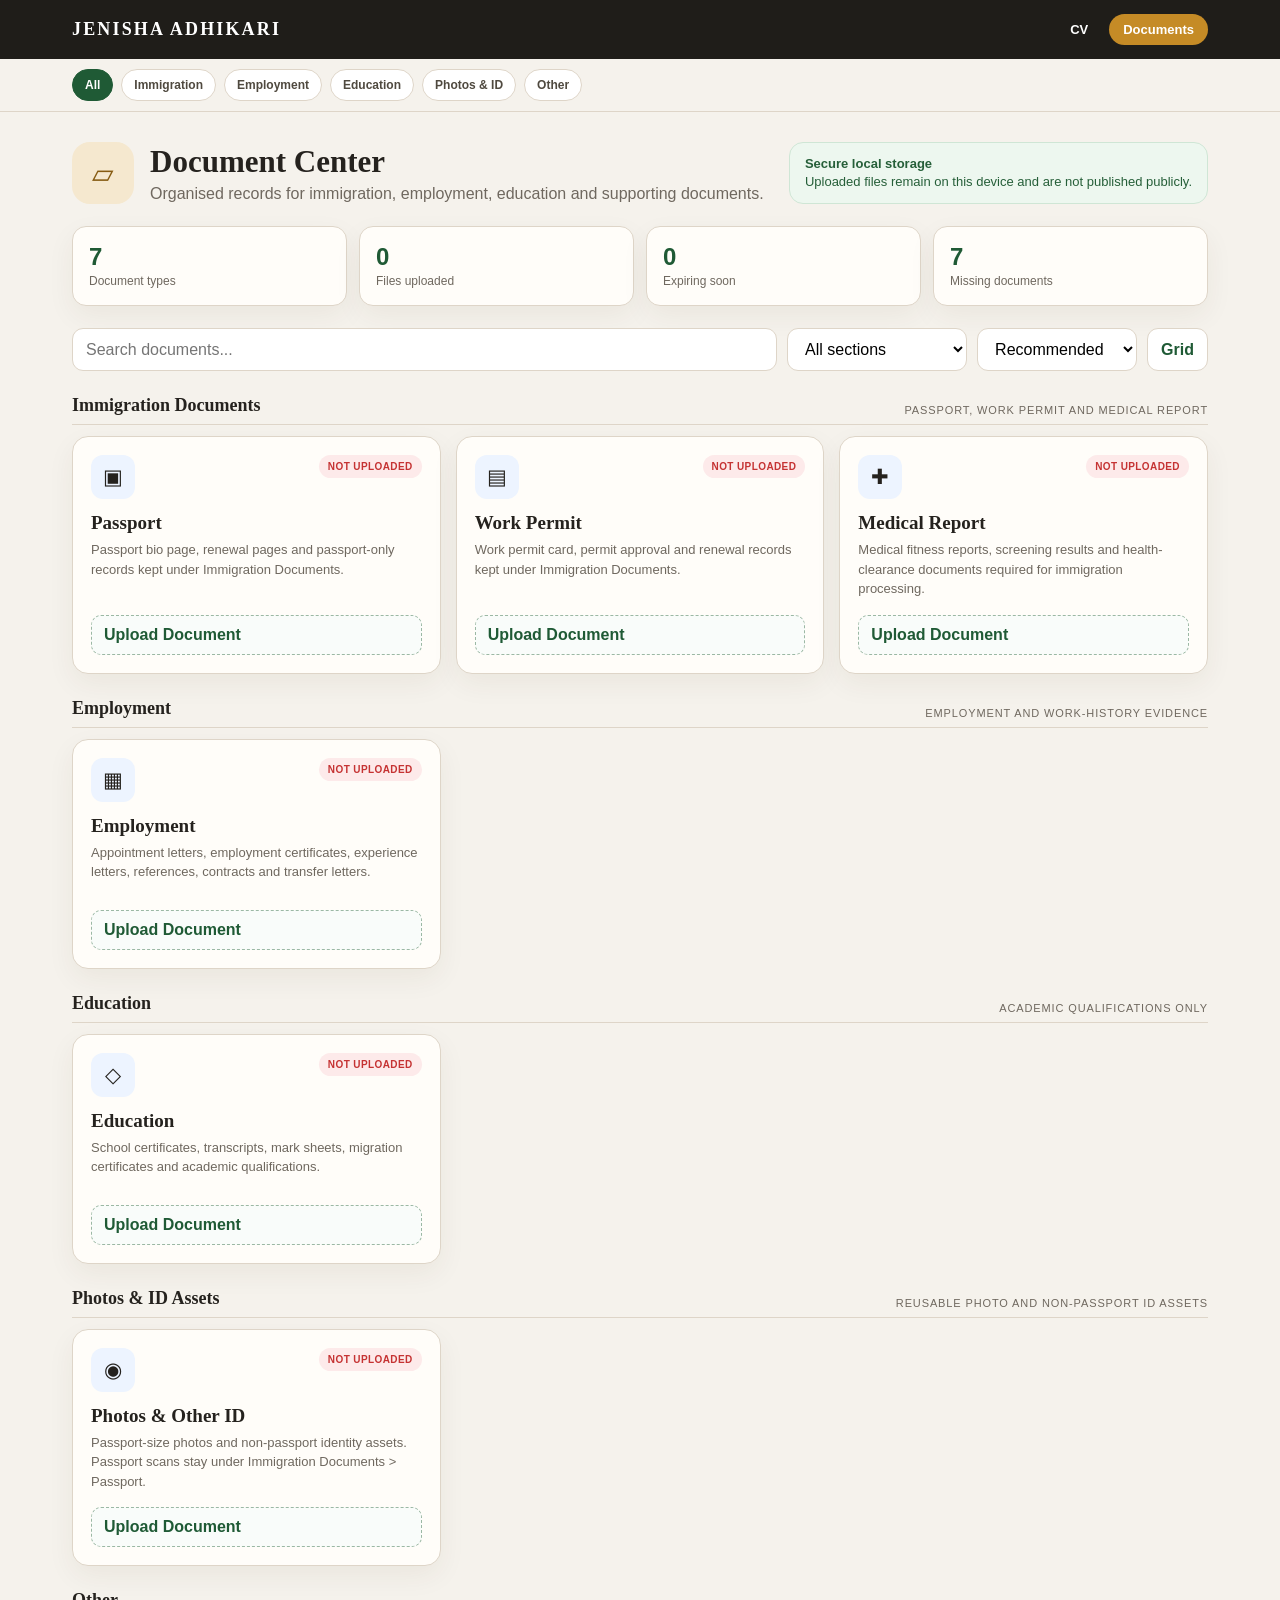
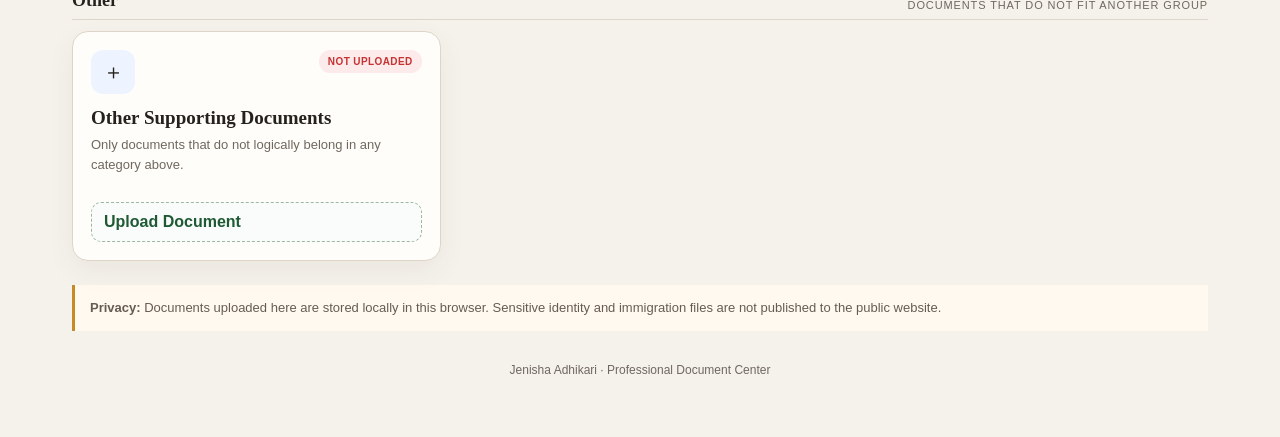
<file: documents.html>
<!doctype html>
<html lang="en">
<head>
<meta charset="utf-8">
<meta name="viewport" content="width=device-width,initial-scale=1">
<title>Jenisha Adhikari | Document Center</title>
<style>
:root{--bg:#f5f2ec;--card:#fffdf9;--ink:#25221e;--muted:#6f685f;--gold:#c58b26;--green:#1f5a35;--green2:#eaf4ee;--red:#c53333;--red2:#fdeaea;--line:#ded5c8;--shadow:0 10px 28px rgba(65,47,24,.06)}
*{box-sizing:border-box}body{margin:0;background:var(--bg);color:var(--ink);font-family:Inter,Arial,sans-serif}button,input,select{font:inherit}a{text-decoration:none;color:inherit}
header{position:sticky;top:0;z-index:20;background:#1f1d19;color:#fff}.bar{max-width:1180px;margin:auto;padding:14px 22px;display:flex;justify-content:space-between;align-items:center;gap:18px}.brand{font:600 18px Georgia,serif;letter-spacing:.12em}.nav{display:flex;gap:7px;flex-wrap:wrap}.nav a{padding:8px 14px;border-radius:999px;font-size:13px;font-weight:700}.nav a.active,.nav a:hover{background:var(--gold)}.docnav-wrap{position:sticky;top:58px;z-index:15;background:rgba(245,242,236,.96);backdrop-filter:blur(10px);border-bottom:1px solid var(--line)}.docnav{max-width:1180px;margin:auto;padding:10px 22px;display:flex;gap:8px;overflow-x:auto;scrollbar-width:none}.docnav::-webkit-scrollbar{display:none}.docnav button{white-space:nowrap;border:1px solid var(--line);background:#fff;color:#4f493f;border-radius:999px;padding:8px 12px;cursor:pointer;font-size:12px;font-weight:700}.docnav button.active,.docnav button:hover{background:var(--green);border-color:var(--green);color:#fff}
main{max-width:1180px;margin:auto;padding:30px 22px 60px}.hero{display:flex;justify-content:space-between;gap:20px;align-items:center}.hero-title{display:flex;gap:16px;align-items:center}.hero-icon{width:62px;height:62px;border-radius:18px;background:#f5e8cf;display:grid;place-items:center;font-size:28px;color:#865b12}.hero h1{margin:0;font:600 31px Georgia,serif}.hero p{margin:5px 0 0;color:var(--muted)}.secure{background:#edf7ef;border:1px solid #cfe6d5;border-radius:14px;padding:12px 15px;color:#265f39;font-size:13px;line-height:1.35}
.stats{display:grid;grid-template-columns:repeat(4,1fr);gap:12px;margin:22px 0}.stat{background:var(--card);border:1px solid var(--line);border-radius:14px;padding:16px;box-shadow:var(--shadow)}.stat b{display:block;font-size:24px;color:var(--green)}.stat span{font-size:12px;color:var(--muted)}
.toolbar{display:grid;grid-template-columns:minmax(0,1fr) 180px 160px auto;gap:10px;margin:20px 0}.toolbar input,.toolbar select,.view-btn{border:1px solid var(--line);background:#fff;border-radius:11px;padding:11px 13px}.view-btn{cursor:pointer;font-weight:700;color:var(--green)}
.group{margin:24px 0}.group-head{display:flex;align-items:end;justify-content:space-between;gap:12px;margin:0 0 11px;padding-bottom:8px;border-bottom:1px solid var(--line)}.group-head h2{margin:0;font:600 18px Georgia,serif}.group-head span{font-size:11px;color:var(--muted);text-transform:uppercase;letter-spacing:.08em}.grid{display:grid;grid-template-columns:repeat(3,minmax(0,1fr));gap:15px}.grid.list{grid-template-columns:1fr}.doc{background:var(--card);border:1px solid var(--line);border-radius:16px;padding:18px;box-shadow:var(--shadow);display:flex;flex-direction:column;min-height:230px}.grid.list .doc{min-height:0}.topline{display:flex;justify-content:space-between;gap:10px}.icon{width:44px;height:44px;border-radius:12px;background:#edf4ff;display:grid;place-items:center;font-size:21px}.badge{align-self:flex-start;font-size:10px;font-weight:800;padding:6px 9px;border-radius:999px;background:var(--red2);color:var(--red);text-transform:uppercase;letter-spacing:.04em}.badge.ok{background:var(--green2);color:var(--green)}.preview{margin-top:12px;border:1px solid var(--line);border-radius:12px;overflow:hidden;background:#f3f1ed;display:none;align-items:center;justify-content:center;min-height:150px}.doc.has-image .preview{display:flex}.preview img{display:block;width:100%;height:180px;object-fit:contain;background:#f7f5f1;cursor:pointer}.doc h2{font:600 19px Georgia,serif;margin:13px 0 6px}.doc p{margin:0;color:var(--muted);font-size:13px;line-height:1.5}.meta{margin-top:10px;font-size:12px;color:var(--muted);display:none}.doc.has-file .meta{display:block}.actions{margin-top:auto;padding-top:16px;display:flex;gap:8px;flex-wrap:wrap}.upload{flex:1;border:1px dashed #9bb8a4;background:#f9fcfa;color:var(--green);border-radius:10px;padding:10px 12px;font-weight:800;cursor:pointer}.small{border:1px solid var(--line);background:white;border-radius:10px;padding:10px 11px;cursor:pointer;font-weight:700;color:#4e4a44}.small.danger{color:#a02b2b}.file{display:none}
.note{margin-top:22px;padding:13px 15px;border-left:3px solid var(--gold);background:#fff9f0;color:#655d53;font-size:13px;line-height:1.5}
.modal{position:fixed;inset:0;background:rgba(18,17,15,.55);display:none;align-items:center;justify-content:center;padding:18px;z-index:40}.modal.open{display:flex}.modal-card{width:min(520px,100%);background:#fff;border-radius:18px;padding:20px;box-shadow:0 20px 60px rgba(0,0,0,.25)}.modal-head{display:flex;justify-content:space-between;gap:12px;align-items:center}.modal h3{margin:0;font:600 22px Georgia,serif}.viewer-card{width:min(980px,96vw);height:min(88vh,850px);background:#111;border-radius:18px;overflow:hidden;display:flex;flex-direction:column;box-shadow:0 20px 60px rgba(0,0,0,.35)}.viewer-head{display:flex;align-items:center;justify-content:space-between;gap:12px;padding:12px 14px;background:#fff}.viewer-head h3{font-size:18px}.viewer-body{flex:1;min-height:0;display:grid;place-items:center;background:#111}.viewer-body img{max-width:100%;max-height:100%;object-fit:contain}.viewer-body iframe{width:100%;height:100%;border:0;background:#fff}.close{border:0;background:#f2f0ec;border-radius:9px;width:36px;height:36px;cursor:pointer}.form{display:grid;grid-template-columns:1fr 1fr;gap:12px;margin-top:16px}.form label{font-size:12px;color:var(--muted)}.form input{width:100%;margin-top:5px;padding:10px;border:1px solid var(--line);border-radius:10px}.full{grid-column:1/-1}.save{width:100%;margin-top:16px;border:0;background:var(--green);color:#fff;padding:12px 14px;border-radius:10px;font-weight:800;cursor:pointer}
footer{text-align:center;color:var(--muted);font-size:12px;padding-top:32px}
@media(max-width:900px){.grid{grid-template-columns:repeat(2,1fr)}.stats{grid-template-columns:repeat(2,1fr)}.toolbar{grid-template-columns:1fr 1fr}.hero{align-items:flex-start;flex-direction:column}}
@media(max-width:560px){.docnav-wrap{top:101px}.bar{align-items:flex-start;flex-direction:column}.grid{grid-template-columns:1fr}.toolbar{grid-template-columns:1fr}.form{grid-template-columns:1fr}.stats{grid-template-columns:repeat(2,1fr)}.hero h1{font-size:27px}}
</style>
</head>
<body>
<header><div class="bar"><a class="brand" href="./">JENISHA ADHIKARI</a><nav class="nav"><a href="./">CV</a><a class="active" href="documents.html">Documents</a></nav></div></header>
<div class="docnav-wrap"><nav class="docnav" aria-label="Document groups"><button class="active" data-nav="all">All</button><button data-nav="identity">Immigration</button><button data-nav="career">Employment</button><button data-nav="education">Education</button><button data-nav="assets">Photos & ID</button><button data-nav="other">Other</button></nav></div>

<main>
<section class="hero">
<div class="hero-title"><div class="hero-icon">▱</div><div><h1>Document Center</h1><p>Organised records for immigration, employment, education and supporting documents.</p></div></div>
<div class="secure"><strong>Secure local storage</strong><br>Uploaded files remain on this device and are not published publicly.</div>
</section>

<section class="stats">
<div class="stat"><b>7</b><span>Document types</span></div>
<div class="stat"><b id="uploadedCount">0</b><span>Files uploaded</span></div>
<div class="stat"><b id="expiryCount">0</b><span>Expiring soon</span></div>
<div class="stat"><b id="missingCount">7</b><span>Missing documents</span></div>
</section>

<div class="toolbar">
<input id="search" placeholder="Search documents..." aria-label="Search documents">
<select id="filter"><option value="all">All sections</option><option value="identity">Immigration Documents</option><option value="career">Career & Employment</option><option value="education">Education</option><option value="assets">Photos & ID Assets</option><option value="other">Other</option><option value="uploaded">Uploaded only</option><option value="missing">Not uploaded</option></select>
<select id="sort"><option value="logical">Recommended order</option><option value="name">Sort by Name</option><option value="status">Sort by Status</option></select>
<button class="view-btn" id="toggleView">Grid</button>
</div>

<section id="docs"></section>

<div class="note"><strong>Privacy:</strong> Documents uploaded here are stored locally in this browser. Sensitive identity and immigration files are not published to the public website.</div>

<footer>Jenisha Adhikari · Professional Document Center</footer>
</main>

<div class="modal" id="metaModal">
<div class="modal-card">
<div class="modal-head"><h3 id="modalTitle">Document details</h3><button class="close" id="closeModal">×</button></div>
<div class="form">
<label class="full">File name<input id="mName" disabled></label>
<label>Issue date<input type="date" id="mIssue"></label>
<label>Expiry date<input type="date" id="mExpiry"></label>
<label class="full">Reference / document number<input id="mRef" placeholder="Optional"></label>
<label class="full">Notes<input id="mNotes" placeholder="Optional notes"></label>
</div>
<button class="save" id="saveMeta">Save document</button>
</div></div>
<div class="modal" id="viewerModal"><div class="viewer-card"><div class="viewer-head"><h3 id="viewerTitle">Document</h3><button class="close" id="closeViewer">×</button></div><div class="viewer-body" id="viewerBody"></div></div></div>

<script>
const groups=[
{id:'identity',name:'Immigration Documents',note:'Passport, work permit and medical report'},
{id:'career',name:'Employment',note:'Employment and work-history evidence'},
{id:'education',name:'Education',note:'Academic qualifications only'},
{id:'assets',name:'Photos & ID Assets',note:'Reusable photo and non-passport ID assets'},
{id:'other',name:'Other',note:'Documents that do not fit another group'}
];
const categories=[
{id:'passport',group:'identity',order:1,name:'Passport',icon:'▣',desc:'Passport bio page, renewal pages and passport-only records kept under Immigration Documents.'},
{id:'workpermit',group:'identity',order:2,name:'Work Permit',icon:'▤',desc:'Work permit card, permit approval and renewal records kept under Immigration Documents.'},
{id:'medical',group:'identity',order:3,name:'Medical Report',icon:'✚',desc:'Medical fitness reports, screening results and health-clearance documents required for immigration processing.'},
{id:'employment',group:'career',order:4,name:'Employment',icon:'▦',desc:'Appointment letters, employment certificates, experience letters, references, contracts and transfer letters.'},
{id:'education',group:'education',order:5,name:'Education',icon:'◇',desc:'School certificates, transcripts, mark sheets, migration certificates and academic qualifications.'},
{id:'photos',group:'assets',order:6,name:'Photos & Other ID',icon:'◉',desc:'Passport-size photos and non-passport identity assets. Passport scans stay under Immigration Documents > Passport.'},
{id:'other',group:'other',order:7,name:'Other Supporting Documents',icon:'＋',desc:'Only documents that do not logically belong in any category above.'}
];
let db,records={},pending=null,currentFilter='all',currentSort='logical';
const docs=document.getElementById('docs');
const req=indexedDB.open('JenishaDocumentCenter',1);
req.onupgradeneeded=e=>{const d=e.target.result;if(!d.objectStoreNames.contains('files'))d.createObjectStore('files',{keyPath:'category'})};
req.onsuccess=e=>{db=e.target.result;loadAll()};
req.onerror=()=>alert('Browser storage could not be opened.');

function loadAll(){
 const tx=db.transaction('files','readonly'),store=tx.objectStore('files'),all=store.getAll();
 all.onsuccess=()=>{records={};all.result.forEach(r=>records[r.category]=r);render()};
}
function putRecord(r){const tx=db.transaction('files','readwrite');tx.objectStore('files').put(r);tx.oncomplete=()=>loadAll()}
function deleteRecord(id){const tx=db.transaction('files','readwrite');tx.objectStore('files').delete(id);tx.oncomplete=()=>loadAll()}
function esc(s){return String(s||'').replace(/[&<>"']/g,m=>({'&':'&amp;','<':'&lt;','>':'&gt;','"':'&quot;',"'":'&#39;'}[m]))}
function expiring(r){if(!r||!r.expiry)return false;const d=new Date(r.expiry+'T00:00:00');const now=new Date();const days=(d-now)/86400000;return days>=0&&days<=60}
function render(){
 let list=categories.filter(c=>{
   const r=records[c.id];
   if(currentFilter==='uploaded')return !!r;
   if(currentFilter==='missing')return !r;
   if(['identity','career','education','assets','other'].includes(currentFilter))return c.group===currentFilter;
   return true;
 });
 const q=document.getElementById('search').value.toLowerCase().trim();
 if(q)list=list.filter(c=>(c.name+' '+c.desc+' '+groups.find(g=>g.id===c.group).name).toLowerCase().includes(q));
 if(currentSort==='name')list.sort((a,b)=>a.name.localeCompare(b.name));
 else if(currentSort==='status')list.sort((a,b)=>(Number(!!records[b.id])-Number(!!records[a.id])) || a.order-b.order);
 else list.sort((a,b)=>a.order-b.order);

 const visibleGroups=groups.filter(g=>list.some(c=>c.group===g.id));
 docs.innerHTML=visibleGroups.map(g=>{
   const cards=list.filter(c=>c.group===g.id).map(c=>{
     const r=records[c.id];
     const meta=r?'<div class="meta">'+esc(r.name)+(r.expiry?' · Expires '+esc(r.expiry):'')+(r.ref?' · Ref '+esc(r.ref):'')+'</div>':'';
     const isImage=!!(r&&r.type&&r.type.startsWith('image/')&&r.data);
     const preview=isImage?'<div class="preview"><img src="'+r.data+'" alt="'+esc(c.name)+' preview" data-view="'+c.id+'"></div>':'';
     return '<article class="doc '+(r?'has-file ':'')+(isImage?'has-image':'')+'" data-id="'+c.id+'"><div class="topline"><div class="icon">'+c.icon+'</div><span class="badge '+(r?'ok':'')+'">'+(r?'Uploaded':'Not uploaded')+'</span></div><h2>'+c.name+'</h2><p>'+c.desc+'</p>'+preview+meta+'<div class="actions"><label class="upload">'+(r?'Replace Document':'Upload Document')+'<input class="file" type="file" accept=".pdf,.jpg,.jpeg,.png" data-cat="'+c.id+'"></label>'+(r?'<button class="small" data-view="'+c.id+'">View</button><button class="small danger" data-delete="'+c.id+'">Delete</button>':'')+'</div></article>';
   }).join('');
   return '<section class="group" data-group="'+g.id+'"><div class="group-head"><h2>'+g.name+'</h2><span>'+g.note+'</span></div><div class="grid">'+cards+'</div></section>';
 }).join('') || '<div class="note">No matching documents.</div>';

 document.querySelectorAll('.file').forEach(i=>i.addEventListener('change',handleFile));
 document.querySelectorAll('[data-view]').forEach(b=>b.onclick=()=>viewFile(b.dataset.view));
 document.querySelectorAll('[data-delete]').forEach(b=>b.onclick=()=>{if(confirm('Delete this saved document from this browser?'))deleteRecord(b.dataset.delete)});
 const count=Object.keys(records).filter(id=>categories.some(c=>c.id===id)).length;
 document.getElementById('uploadedCount').textContent=count;
 document.getElementById('missingCount').textContent=categories.length-count;
 document.getElementById('expiryCount').textContent=Object.values(records).filter(expiring).length;
}
function handleFile(e){
 const file=e.target.files[0];if(!file)return;
 if(file.size>10*1024*1024){alert('Maximum file size is 10 MB.');e.target.value='';return}
 if(!['application/pdf','image/jpeg','image/png'].includes(file.type)){alert('Use PDF, JPG or PNG files only.');e.target.value='';return}
 pending={category:e.target.dataset.cat,file,name:file.name,issue:'',expiry:'',ref:'',notes:''};
 document.getElementById('mName').value=file.name;
 ['mIssue','mExpiry','mRef','mNotes'].forEach(id=>document.getElementById(id).value='');
 document.getElementById('modalTitle').textContent=categories.find(c=>c.id===pending.category).name;
 document.getElementById('metaModal').classList.add('open');
}
document.getElementById('saveMeta').onclick=()=>{
 if(!pending)return;
 const reader=new FileReader();
 reader.onload=()=>putRecord({category:pending.category,name:pending.name,type:pending.file.type,size:pending.file.size,data:reader.result,issue:mIssue.value,expiry:mExpiry.value,ref:mRef.value.trim(),notes:mNotes.value.trim(),savedAt:new Date().toISOString()});
 reader.readAsDataURL(pending.file);
 closeModal();
};
function closeModal(){document.getElementById('metaModal').classList.remove('open');pending=null}
document.getElementById('closeModal').onclick=closeModal;
document.getElementById('metaModal').onclick=e=>{if(e.target.id==='metaModal')closeModal()};
function viewFile(id){
 const r=records[id];if(!r||!r.data)return;
 document.getElementById('viewerTitle').textContent=r.name||'Document';
 const body=document.getElementById('viewerBody');
 body.innerHTML='';
 if(r.type==='application/pdf'){
   const frame=document.createElement('iframe');frame.src=r.data;frame.title=r.name||'PDF document';body.appendChild(frame);
 }else if(r.type&&r.type.startsWith('image/')){
   const img=document.createElement('img');img.src=r.data;img.alt=r.name||'Uploaded image';body.appendChild(img);
 }else{
   body.innerHTML='<div style="color:white;padding:30px">Preview is not available for this file type.</div>';
 }
 document.getElementById('viewerModal').classList.add('open');
}
function closeViewer(){document.getElementById('viewerModal').classList.remove('open');document.getElementById('viewerBody').innerHTML=''}
document.getElementById('closeViewer').onclick=closeViewer;
document.getElementById('viewerModal').onclick=e=>{if(e.target.id==='viewerModal')closeViewer()};
document.getElementById('search').addEventListener('input',render);
document.getElementById('filter').addEventListener('change',e=>{currentFilter=e.target.value;syncNav();render()});
document.querySelectorAll('[data-nav]').forEach(b=>b.addEventListener('click',()=>{currentFilter=b.dataset.nav;document.getElementById('filter').value=currentFilter;syncNav();render();window.scrollTo({top:0,behavior:'smooth'})}));
function syncNav(){document.querySelectorAll('[data-nav]').forEach(b=>b.classList.toggle('active',b.dataset.nav===currentFilter))}
document.getElementById('sort').addEventListener('change',e=>{currentSort=e.target.value;render()});
document.getElementById('toggleView').onclick=e=>{const grids=[...document.querySelectorAll('.grid')];const toList=!grids.some(g=>g.classList.contains('list'));grids.forEach(g=>g.classList.toggle('list',toList));e.target.textContent=toList?'List':'Grid'};
</script>
<!-- deployment-refresh: remove-immigration-card -->
</body>
</html>
</file>
